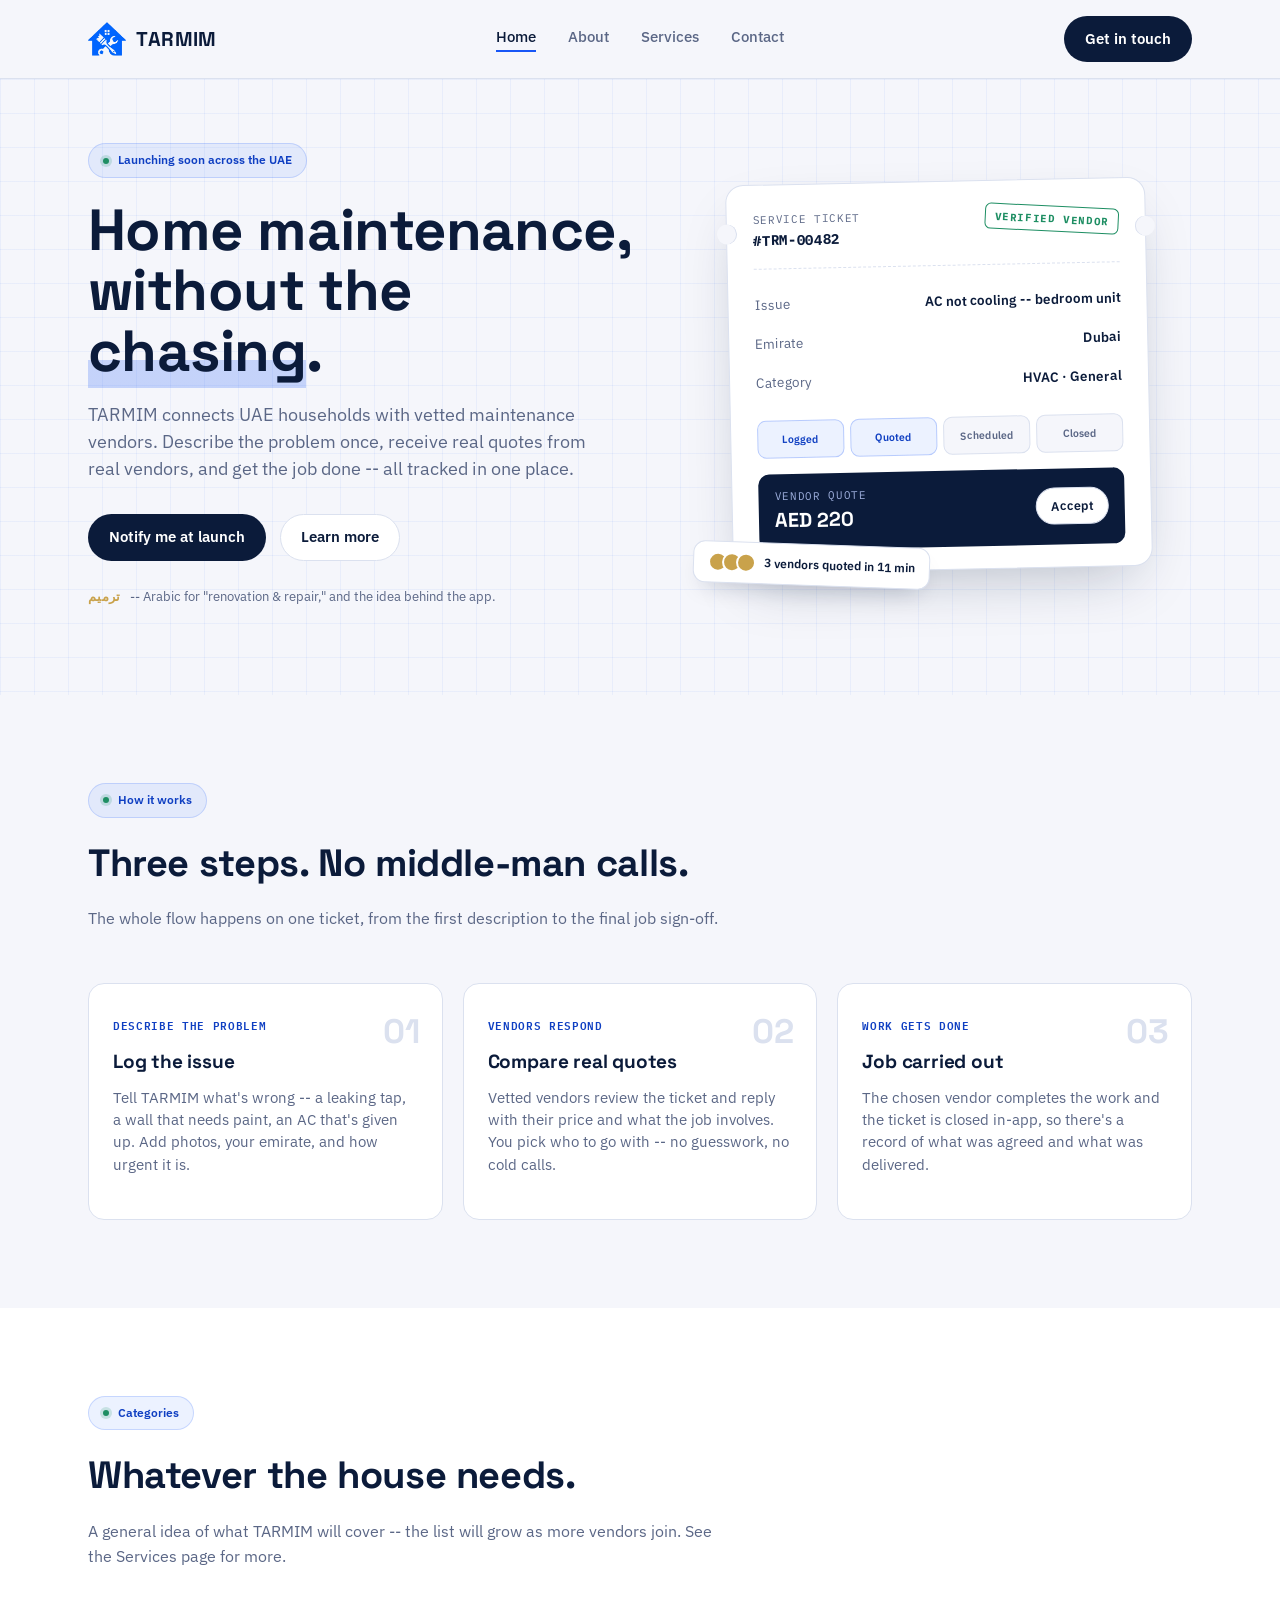
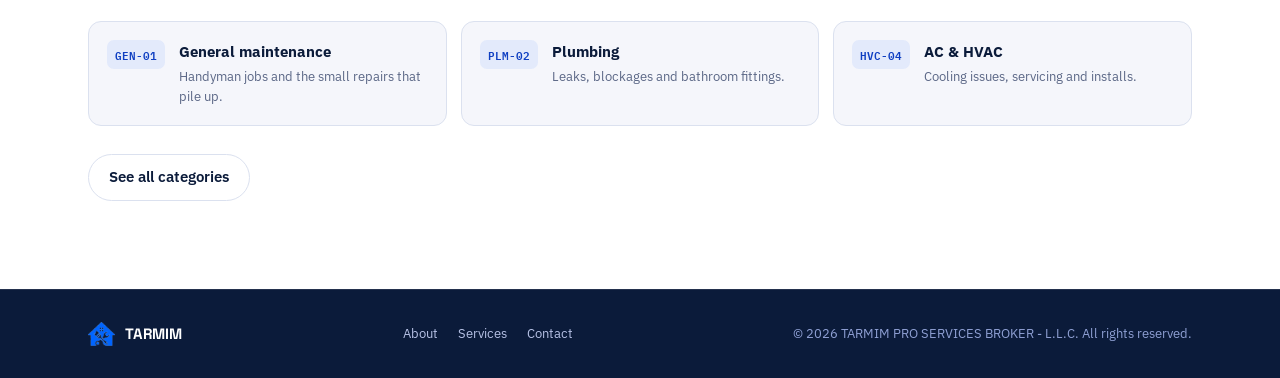
<file: index.html>
<!DOCTYPE html>
<html lang="en">
<head>
<meta charset="UTF-8">
<meta name="viewport" content="width=device-width, initial-scale=1.0">
<title>TARMIM -- Home Maintenance, Sorted | UAE</title>
<meta name="description" content="TARMIM PRO SERVICES BROKER - L.L.C. A home maintenance marketplace launching soon in the UAE.">
<link rel="icon" href="mark.png">
<link rel="preconnect" href="https://fonts.googleapis.com"><link rel="preconnect" href="https://fonts.gstatic.com" crossorigin><link href="https://fonts.googleapis.com/css2?family=Space+Grotesk:wght@400;500;600;700&family=IBM+Plex+Sans:ital,wght@0,400;0,500;0,600;0,700;1,400&family=IBM+Plex+Mono:wght@400;500;600&display=swap" rel="stylesheet">
<link rel="stylesheet" href="styles.css">
</head>
<body>
<header class="site">
  <div class="nav">
    <a href="index.html" class="brand">
      <img src="mark.png" alt="TARMIM mark">
      <span>TARMIM</span>
    </a>
    <nav class="links"><a href="index.html" class="active">Home</a><a href="about.html">About</a><a href="services.html">Services</a><a href="contact.html">Contact</a></nav>
    <a href="contact.html" class="btn btn-primary nav-cta">Get in touch</a>
  </div>
</header>
<main>

<section class="hero blueprint">
  <div class="wrap hero-grid">
    <div>
      <span class="eyebrow"><span class="dot"></span>Launching soon across the UAE</span>
      <h1>Home maintenance,<br>without the <em>chasing</em>.</h1>
      <p class="lead">TARMIM connects UAE households with vetted maintenance vendors. Describe the problem once, receive real quotes from real vendors, and get the job done -- all tracked in one place.</p>
      <div class="hero-actions">
        <a href="contact.html" class="btn btn-primary">Notify me at launch</a>
        <a href="about.html" class="btn btn-ghost">Learn more</a>
      </div>
      <div class="hero-note">
        <span class="arabic-tag">ترميم</span>
        <span>-- Arabic for "renovation &amp; repair," and the idea behind the app.</span>
      </div>
    </div>

    <div class="ticket-wrap">
      <div class="ticket">
        <div class="ticket-head">
          <div class="id mono">Service ticket<b>#TRM-00482</b></div>
          <div class="stamp mono">Verified vendor</div>
        </div>
        <div class="ticket-row"><span class="k">Issue</span><span class="v">AC not cooling -- bedroom unit</span></div>
        <div class="ticket-row"><span class="k">Emirate</span><span class="v">Dubai</span></div>
        <div class="ticket-row"><span class="k">Category</span><span class="v">HVAC &middot; General</span></div>
        <div class="ticket-stages">
          <div class="stage done">Logged</div>
          <div class="stage done">Quoted</div>
          <div class="stage">Scheduled</div>
          <div class="stage">Closed</div>
        </div>
        <div class="ticket-quote">
          <div>
            <div class="lbl mono">Vendor quote</div>
            <div class="amt">AED 220</div>
          </div>
          <div class="btn btn-ghost" style="background:#fff; padding:8px 14px; font-size:12.5px;">Accept</div>
        </div>
      </div>
      <div class="floating-badge">
        <span class="avatars"><span></span><span></span><span></span></span>
        3 vendors quoted in 11 min
      </div>
    </div>
  </div>
</section>

<section id="how">
  <div class="wrap">
    <div class="section-head">
      <span class="eyebrow"><span class="dot"></span>How it works</span>
      <h2>Three steps. No middle-man calls.</h2>
      <p>The whole flow happens on one ticket, from the first description to the final job sign-off.</p>
    </div>
    <div class="steps">
      <div class="step">
        <span class="n">01</span>
        <span class="tag mono">Describe the problem</span>
        <h3>Log the issue</h3>
        <p>Tell TARMIM what's wrong -- a leaking tap, a wall that needs paint, an AC that's given up. Add photos, your emirate, and how urgent it is.</p>
      </div>
      <div class="step">
        <span class="n">02</span>
        <span class="tag mono">Vendors respond</span>
        <h3>Compare real quotes</h3>
        <p>Vetted vendors review the ticket and reply with their price and what the job involves. You pick who to go with -- no guesswork, no cold calls.</p>
      </div>
      <div class="step">
        <span class="n">03</span>
        <span class="tag mono">Work gets done</span>
        <h3>Job carried out</h3>
        <p>The chosen vendor completes the work and the ticket is closed in-app, so there's a record of what was agreed and what was delivered.</p>
      </div>
    </div>
  </div>
</section>

<section class="services">
  <div class="wrap">
    <div class="section-head">
      <span class="eyebrow"><span class="dot"></span>Categories</span>
      <h2>Whatever the house needs.</h2>
      <p>A general idea of what TARMIM will cover -- the list will grow as more vendors join. See the Services page for more.</p>
    </div>
    <div class="svc-grid">
      <div class="svc"><span class="code">GEN-01</span><div><h4>General maintenance</h4><p>Handyman jobs and the small repairs that pile up.</p></div></div>
      <div class="svc"><span class="code">PLM-02</span><div><h4>Plumbing</h4><p>Leaks, blockages and bathroom fittings.</p></div></div>
      <div class="svc"><span class="code">HVC-04</span><div><h4>AC &amp; HVAC</h4><p>Cooling issues, servicing and installs.</p></div></div>
    </div>
    <div style="margin-top:28px;"><a href="services.html" class="btn btn-ghost">See all categories</a></div>
  </div>
</section>

</main>
<footer>
  <div class="wrap">
    <div class="flogo">
      <img src="mark.png" alt="TARMIM mark">
      <span>TARMIM</span>
    </div>
    <div class="fnav">
      <a href="about.html">About</a>
      <a href="services.html">Services</a>
      
      <a href="contact.html">Contact</a>
    </div>
    <div class="fine">&copy; 2026 TARMIM PRO SERVICES BROKER - L.L.C. All rights reserved.</div>
  </div>
</footer>
</body>
</html>
</file>
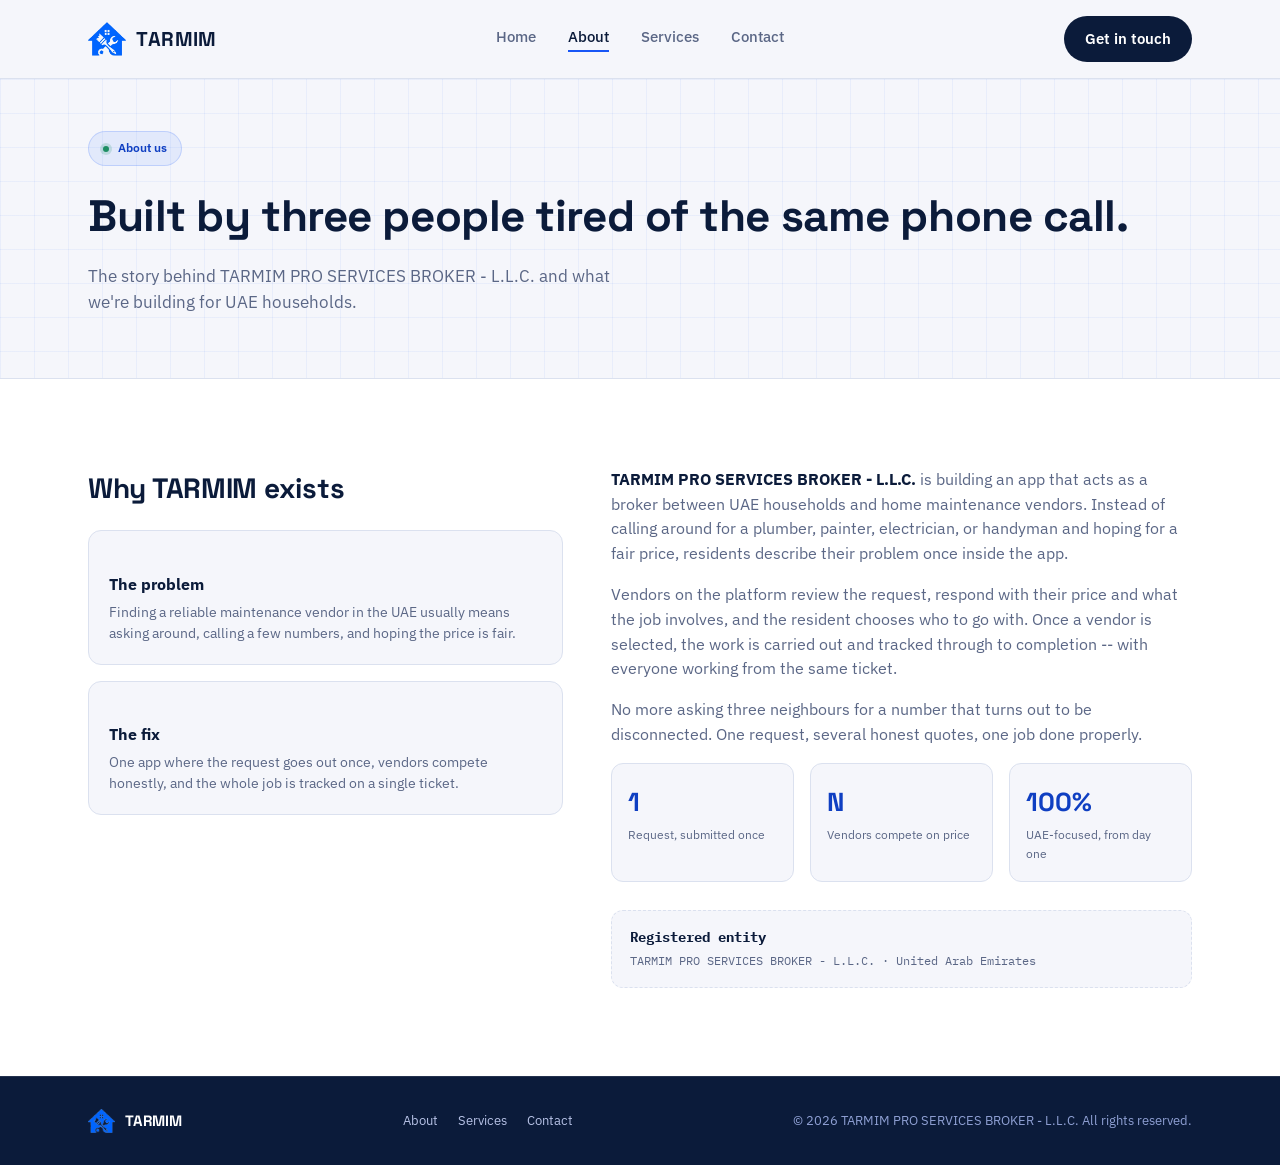
<file: about.html>
<!DOCTYPE html>
<html lang="en">
<head>
<meta charset="UTF-8">
<meta name="viewport" content="width=device-width, initial-scale=1.0">
<title>About -- TARMIM</title>
<meta name="description" content="About TARMIM PRO SERVICES BROKER - L.L.C., the UAE home maintenance marketplace.">
<link rel="icon" href="mark.png">
<link rel="preconnect" href="https://fonts.googleapis.com"><link rel="preconnect" href="https://fonts.gstatic.com" crossorigin><link href="https://fonts.googleapis.com/css2?family=Space+Grotesk:wght@400;500;600;700&family=IBM+Plex+Sans:ital,wght@0,400;0,500;0,600;0,700;1,400&family=IBM+Plex+Mono:wght@400;500;600&display=swap" rel="stylesheet">
<link rel="stylesheet" href="styles.css">
</head>
<body>
<header class="site">
  <div class="nav">
    <a href="index.html" class="brand">
      <img src="mark.png" alt="TARMIM mark">
      <span>TARMIM</span>
    </a>
    <nav class="links"><a href="index.html">Home</a><a href="about.html" class="active">About</a><a href="services.html">Services</a><a href="contact.html">Contact</a></nav>
    <a href="contact.html" class="btn btn-primary nav-cta">Get in touch</a>
  </div>
</header>
<main>

<section class="page-header blueprint">
  <div class="wrap">
    <span class="eyebrow"><span class="dot"></span>About us</span>
    <h1>Built by three people tired of the same phone call.</h1>
    <p class="lead">The story behind TARMIM PRO SERVICES BROKER - L.L.C. and what we're building for UAE households.</p>
  </div>
</section>

<section class="about">
  <div class="wrap about-grid">
    <div>
      <h2 style="font-size:clamp(22px,2.6vw,28px); font-weight:700;">Why TARMIM exists</h2>
      <div class="values-grid" style="grid-template-columns:1fr; margin-top:20px;">
        <div class="value">
          <h4>The problem</h4>
          <p>Finding a reliable maintenance vendor in the UAE usually means asking around, calling a few numbers, and hoping the price is fair.</p>
        </div>
        <div class="value">
          <h4>The fix</h4>
          <p>One app where the request goes out once, vendors compete honestly, and the whole job is tracked on a single ticket.</p>
        </div>
      </div>
    </div>
    <div class="about-copy">
      <p><strong>TARMIM PRO SERVICES BROKER - L.L.C.</strong> is building an app that acts as a broker between UAE households and home maintenance vendors. Instead of calling around for a plumber, painter, electrician, or handyman and hoping for a fair price, residents describe their problem once inside the app.</p>
      <p>Vendors on the platform review the request, respond with their price and what the job involves, and the resident chooses who to go with. Once a vendor is selected, the work is carried out and tracked through to completion -- with everyone working from the same ticket.</p>
      <p>No more asking three neighbours for a number that turns out to be disconnected. One request, several honest quotes, one job done properly.</p>
      <div class="stat-row">
        <div class="stat"><div class="num">1</div><div class="lbl">Request, submitted once</div></div>
        <div class="stat"><div class="num">N</div><div class="lbl">Vendors compete on price</div></div>
        <div class="stat"><div class="num">100%</div><div class="lbl">UAE-focused, from day one</div></div>
      </div>
      <div class="legal-plate">
        <b>Registered entity</b>
        TARMIM PRO SERVICES BROKER - L.L.C. &middot; United Arab Emirates
      </div>
    </div>
  </div>
</section>

</main>
<footer>
  <div class="wrap">
    <div class="flogo">
      <img src="mark.png" alt="TARMIM mark">
      <span>TARMIM</span>
    </div>
    <div class="fnav">
      <a href="about.html">About</a>
      <a href="services.html">Services</a>
      
      <a href="contact.html">Contact</a>
    </div>
    <div class="fine">&copy; 2026 TARMIM PRO SERVICES BROKER - L.L.C. All rights reserved.</div>
  </div>
</footer>
</body>
</html>
</file>
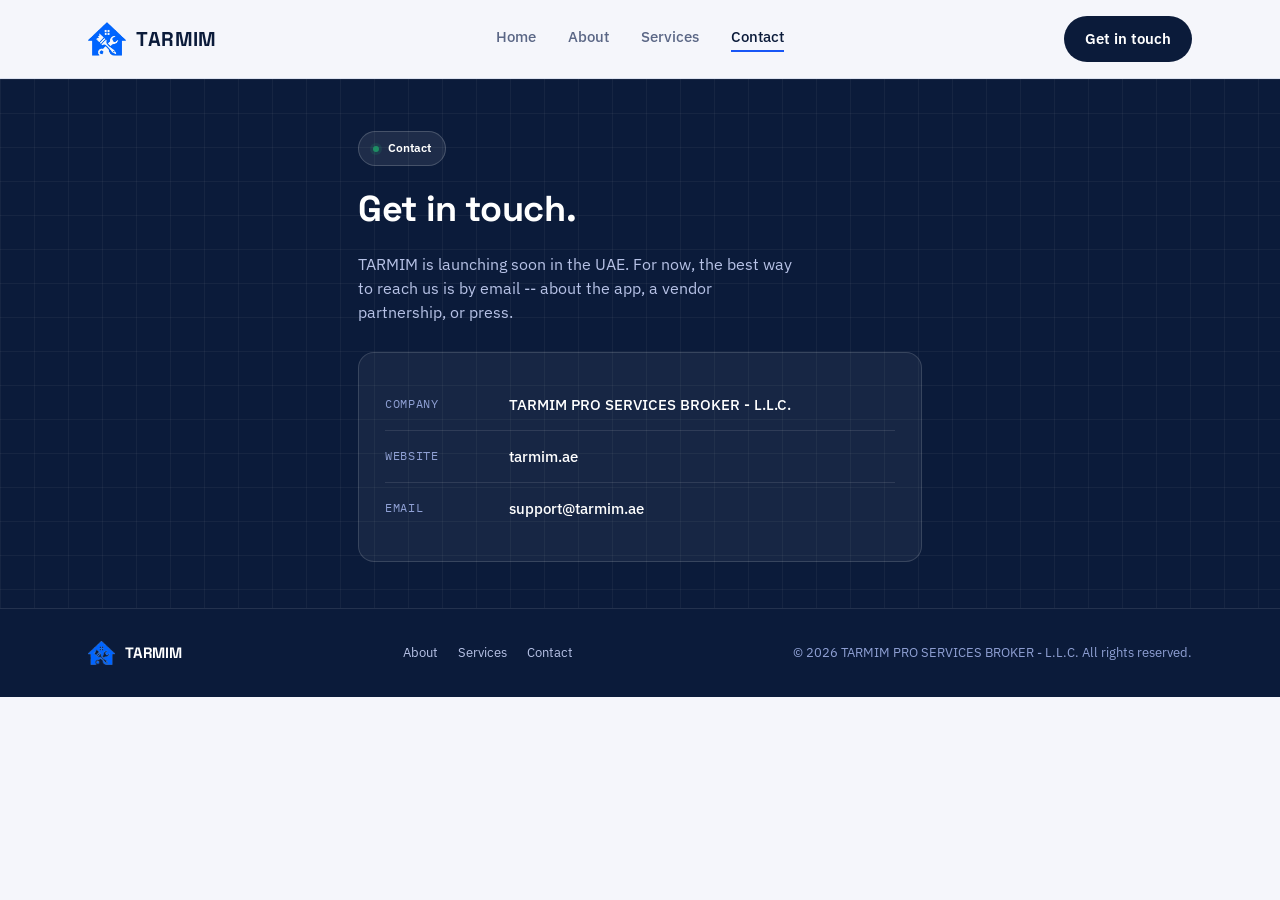
<file: contact.html>
<!DOCTYPE html>
<html lang="en">
<head>
<meta charset="UTF-8">
<meta name="viewport" content="width=device-width, initial-scale=1.0">
<title>Contact -- TARMIM</title>
<meta name="description" content="Get in touch with TARMIM PRO SERVICES BROKER - L.L.C.">
<link rel="icon" href="mark.png">
<link rel="preconnect" href="https://fonts.googleapis.com"><link rel="preconnect" href="https://fonts.gstatic.com" crossorigin><link href="https://fonts.googleapis.com/css2?family=Space+Grotesk:wght@400;500;600;700&family=IBM+Plex+Sans:ital,wght@0,400;0,500;0,600;0,700;1,400&family=IBM+Plex+Mono:wght@400;500;600&display=swap" rel="stylesheet">
<link rel="stylesheet" href="styles.css">
</head>
<body>
<header class="site">
  <div class="nav">
    <a href="index.html" class="brand">
      <img src="mark.png" alt="TARMIM mark">
      <span>TARMIM</span>
    </a>
    <nav class="links"><a href="index.html">Home</a><a href="about.html">About</a><a href="services.html">Services</a><a href="contact.html" class="active">Contact</a></nav>
    <a href="contact.html" class="btn btn-primary nav-cta">Get in touch</a>
  </div>
</header>
<main>

<section class="contact page-header">
  <div class="wrap" style="max-width:620px;">
    <span class="eyebrow"><span class="dot"></span>Contact</span>
    <h1>Get in touch.</h1>
    <p class="lead">TARMIM is launching soon in the UAE. For now, the best way to reach us is by email -- about the app, a vendor partnership, or press.</p>
    <div class="contact-card" style="margin-top:28px;">
      <div class="c-row">
        <div class="k">Company</div>
        <div class="v">TARMIM PRO SERVICES BROKER - L.L.C.</div>
      </div>
      <div class="c-row">
        <div class="k">Website</div>
        <div class="v">tarmim.ae</div>
      </div>
      <div class="c-row">
        <div class="k">Email</div>
        <div class="v"><a href="mailto:support@tarmim.ae">support@tarmim.ae</a></div>
      </div>
    </div>
  </div>
</section>

</main>
<footer>
  <div class="wrap">
    <div class="flogo">
      <img src="mark.png" alt="TARMIM mark">
      <span>TARMIM</span>
    </div>
    <div class="fnav">
      <a href="about.html">About</a>
      <a href="services.html">Services</a>
      
      <a href="contact.html">Contact</a>
    </div>
    <div class="fine">&copy; 2026 TARMIM PRO SERVICES BROKER - L.L.C. All rights reserved.</div>
  </div>
</footer>
</body>
</html>
</file>
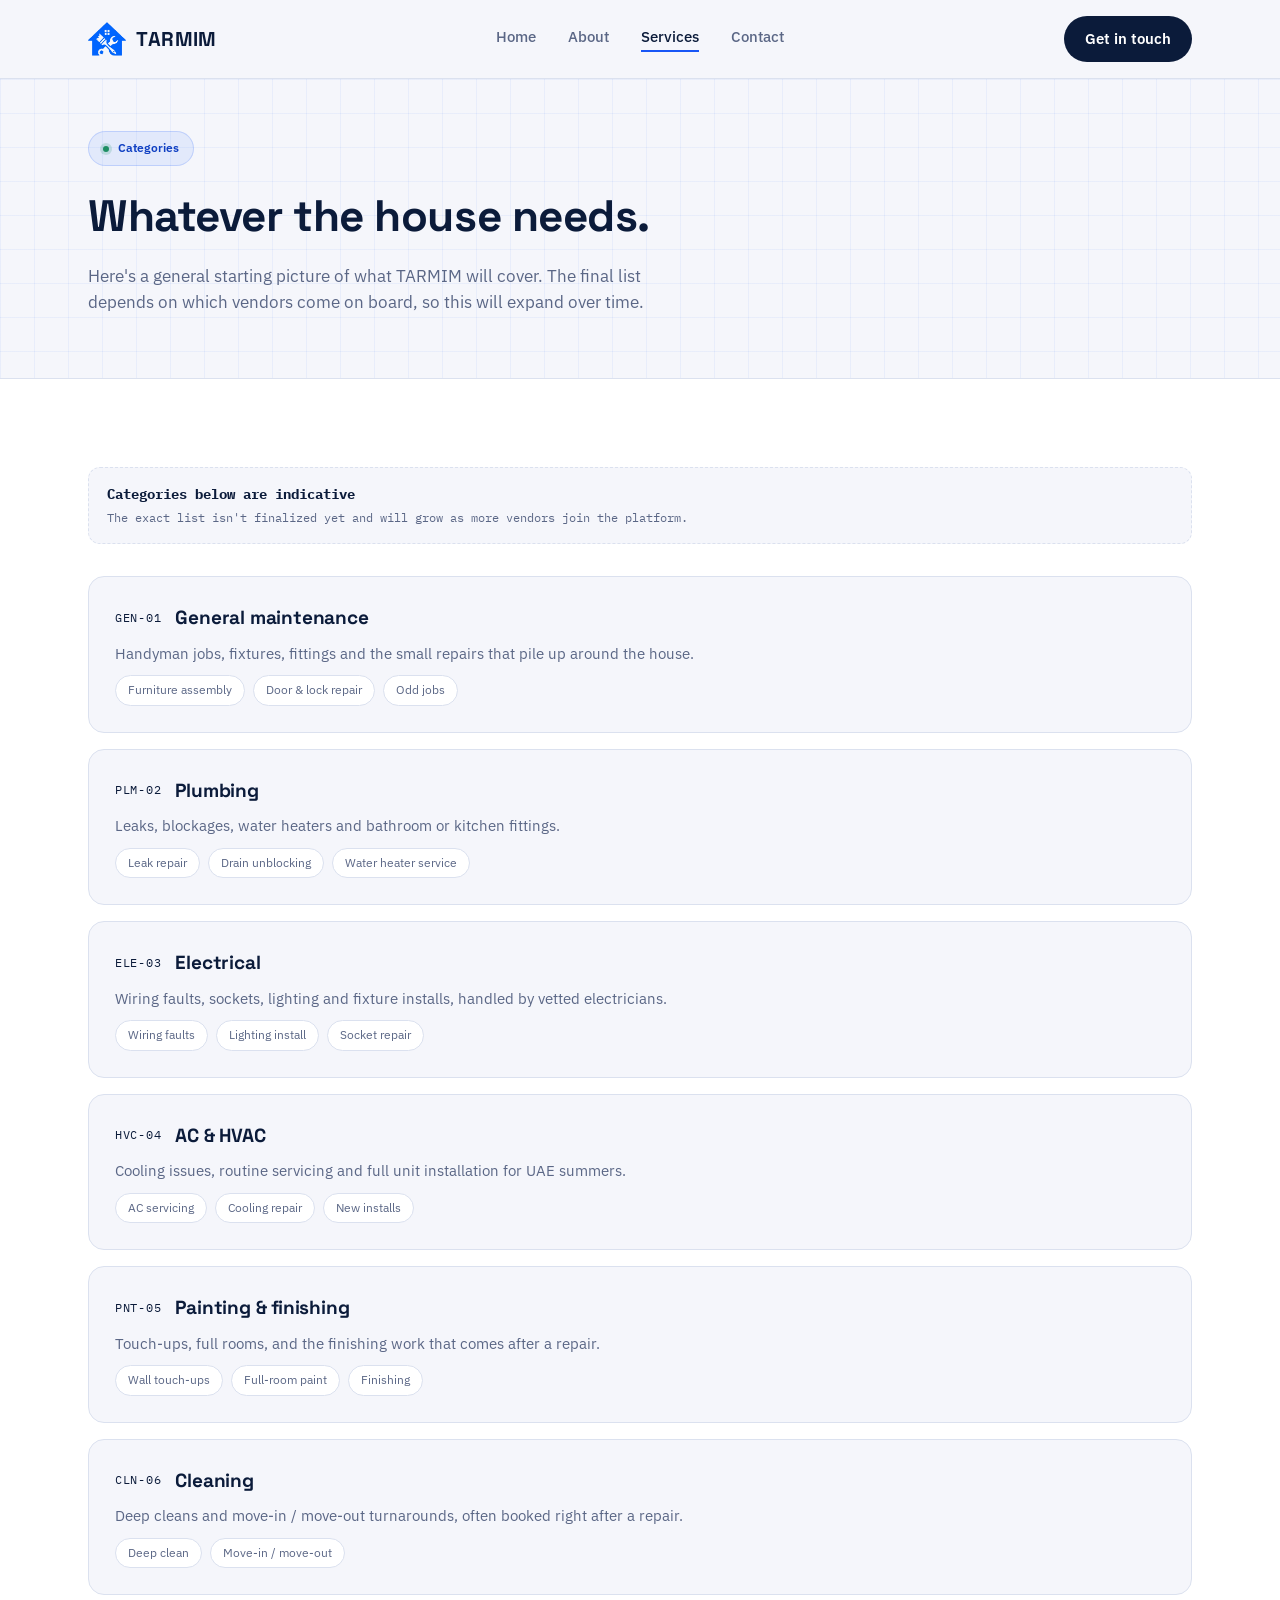
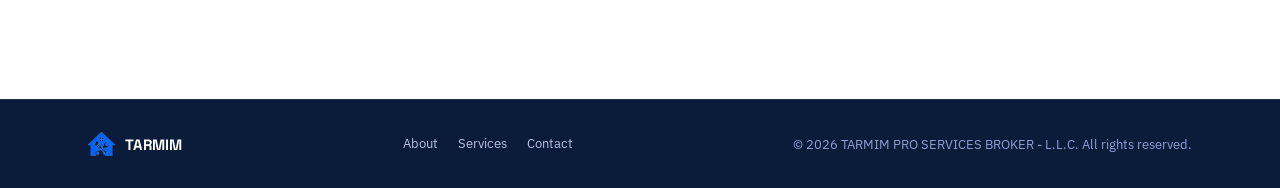
<file: services.html>
<!DOCTYPE html>
<html lang="en">
<head>
<meta charset="UTF-8">
<meta name="viewport" content="width=device-width, initial-scale=1.0">
<title>Services -- TARMIM</title>
<meta name="description" content="The home maintenance categories TARMIM covers across the UAE.">
<link rel="icon" href="mark.png">
<link rel="preconnect" href="https://fonts.googleapis.com"><link rel="preconnect" href="https://fonts.gstatic.com" crossorigin><link href="https://fonts.googleapis.com/css2?family=Space+Grotesk:wght@400;500;600;700&family=IBM+Plex+Sans:ital,wght@0,400;0,500;0,600;0,700;1,400&family=IBM+Plex+Mono:wght@400;500;600&display=swap" rel="stylesheet">
<link rel="stylesheet" href="styles.css">
</head>
<body>
<header class="site">
  <div class="nav">
    <a href="index.html" class="brand">
      <img src="mark.png" alt="TARMIM mark">
      <span>TARMIM</span>
    </a>
    <nav class="links"><a href="index.html">Home</a><a href="about.html">About</a><a href="services.html" class="active">Services</a><a href="contact.html">Contact</a></nav>
    <a href="contact.html" class="btn btn-primary nav-cta">Get in touch</a>
  </div>
</header>
<main>

<section class="page-header blueprint">
  <div class="wrap">
    <span class="eyebrow"><span class="dot"></span>Categories</span>
    <h1>Whatever the house needs.</h1>
    <p class="lead">Here's a general starting picture of what TARMIM will cover. The final list depends on which vendors come on board, so this will expand over time.</p>
  </div>
</section>

<section class="services">
  <div class="wrap">
    <div class="legal-plate" style="margin-top:0; margin-bottom:32px;">
      <b>Categories below are indicative</b>
      The exact list isn't finalized yet and will grow as more vendors join the platform.
    </div>
    <div class="svc-detail">
      <div class="svc-detail-head"><span class="code mono">GEN-01</span><h3>General maintenance</h3></div>
      <p>Handyman jobs, fixtures, fittings and the small repairs that pile up around the house.</p>
      <div class="svc-tags"><span>Furniture assembly</span><span>Door &amp; lock repair</span><span>Odd jobs</span></div>
    </div>
    <div class="svc-detail">
      <div class="svc-detail-head"><span class="code mono">PLM-02</span><h3>Plumbing</h3></div>
      <p>Leaks, blockages, water heaters and bathroom or kitchen fittings.</p>
      <div class="svc-tags"><span>Leak repair</span><span>Drain unblocking</span><span>Water heater service</span></div>
    </div>
    <div class="svc-detail">
      <div class="svc-detail-head"><span class="code mono">ELE-03</span><h3>Electrical</h3></div>
      <p>Wiring faults, sockets, lighting and fixture installs, handled by vetted electricians.</p>
      <div class="svc-tags"><span>Wiring faults</span><span>Lighting install</span><span>Socket repair</span></div>
    </div>
    <div class="svc-detail">
      <div class="svc-detail-head"><span class="code mono">HVC-04</span><h3>AC &amp; HVAC</h3></div>
      <p>Cooling issues, routine servicing and full unit installation for UAE summers.</p>
      <div class="svc-tags"><span>AC servicing</span><span>Cooling repair</span><span>New installs</span></div>
    </div>
    <div class="svc-detail">
      <div class="svc-detail-head"><span class="code mono">PNT-05</span><h3>Painting &amp; finishing</h3></div>
      <p>Touch-ups, full rooms, and the finishing work that comes after a repair.</p>
      <div class="svc-tags"><span>Wall touch-ups</span><span>Full-room paint</span><span>Finishing</span></div>
    </div>
    <div class="svc-detail">
      <div class="svc-detail-head"><span class="code mono">CLN-06</span><h3>Cleaning</h3></div>
      <p>Deep cleans and move-in / move-out turnarounds, often booked right after a repair.</p>
      <div class="svc-tags"><span>Deep clean</span><span>Move-in / move-out</span></div>
    </div>
  </div>
</section>

</main>
<footer>
  <div class="wrap">
    <div class="flogo">
      <img src="mark.png" alt="TARMIM mark">
      <span>TARMIM</span>
    </div>
    <div class="fnav">
      <a href="about.html">About</a>
      <a href="services.html">Services</a>
      
      <a href="contact.html">Contact</a>
    </div>
    <div class="fine">&copy; 2026 TARMIM PRO SERVICES BROKER - L.L.C. All rights reserved.</div>
  </div>
</footer>
</body>
</html>
</file>
<file: styles.css>
:root{
  --ink:#0B1B3A;
  --brand:#1856F6;
  --brand-deep:#0F3FC2;
  --paper:#F5F6FB;
  --paper-raised:#FFFFFF;
  --sand:#C9A24B;
  --line:#DBE1EF;
  --muted:#5B6786;
  --success:#1E8E63;
  --radius:14px;
}
*{box-sizing:border-box;}
html{scroll-behavior:smooth;}
body{
  margin:0;
  background:var(--paper);
  color:var(--ink);
  font-family:'IBM Plex Sans', sans-serif;
  -webkit-font-smoothing:antialiased;
  line-height:1.55;
}
h1,h2,h3,.display{
  font-family:'Space Grotesk', sans-serif;
  letter-spacing:-0.01em;
  margin:0;
}
.mono{
  font-family:'IBM Plex Mono', monospace;
  letter-spacing:0.06em;
  text-transform:uppercase;
}
a{color:inherit;text-decoration:none;}
img{max-width:100%;display:block;}
.wrap{max-width:1160px;margin:0 auto;padding:0 28px;}

.blueprint{
  background-image:
    linear-gradient(rgba(24,86,246,0.06) 1px, transparent 1px),
    linear-gradient(90deg, rgba(24,86,246,0.06) 1px, transparent 1px);
  background-size: 34px 34px;
}

/* ---------- Nav ---------- */
header.site{
  position:sticky; top:0; z-index:50;
  background:rgba(245,246,251,0.86);
  backdrop-filter:blur(10px);
  border-bottom:1px solid var(--line);
}
.nav{
  display:flex; align-items:center; justify-content:space-between;
  padding:16px 28px;
  max-width:1160px; margin:0 auto;
}
.brand{display:flex; align-items:center; gap:10px;}
.brand img{height:34px; width:auto;}
.brand span{
  font-family:'Space Grotesk', sans-serif;
  font-weight:700; font-size:20px; letter-spacing:0.02em;
  color:var(--ink);
}
nav.links{display:flex; gap:32px; align-items:center;}
nav.links a{
  font-size:14.5px; font-weight:500; color:var(--muted);
  transition:color .15s ease;
  padding-bottom:2px;
  border-bottom:2px solid transparent;
}
nav.links a:hover{color:var(--brand);}
nav.links a.active{color:var(--ink); border-bottom-color:var(--brand);}
.btn{
  display:inline-flex; align-items:center; gap:8px;
  padding:11px 20px; border-radius:999px;
  font-weight:600; font-size:14.5px;
  border:1px solid transparent;
  cursor:pointer;
  transition:transform .15s ease, box-shadow .15s ease, background .15s ease;
}
.btn-primary{background:var(--ink); color:#fff;}
.btn-primary:hover{background:var(--brand-deep); transform:translateY(-1px); box-shadow:0 8px 20px rgba(24,86,246,0.25);}
.btn-ghost{border-color:var(--line); color:var(--ink); background:#fff;}
.btn-ghost:hover{border-color:var(--brand); color:var(--brand-deep);}
.nav-cta{display:none;}
@media(min-width:860px){.nav-cta{display:inline-flex;}}

@media(max-width:859px){
  nav.links{display:none;}
}

/* ---------- Hero (home) ---------- */
.hero{
  padding:64px 0 88px;
  position:relative;
  overflow:hidden;
}
.hero-grid{
  display:grid; grid-template-columns:1fr; gap:52px; align-items:center;
}
@media(min-width:960px){
  .hero-grid{grid-template-columns:1.05fr 0.95fr; gap:40px;}
}
.eyebrow{
  display:inline-flex; align-items:center; gap:9px;
  font-size:12px; font-weight:600; color:var(--brand-deep);
  background:rgba(24,86,246,0.08);
  border:1px solid rgba(24,86,246,0.18);
  padding:7px 14px; border-radius:999px;
  margin-bottom:22px;
}
.eyebrow .dot{width:6px;height:6px;border-radius:50%;background:var(--success); box-shadow:0 0 0 3px rgba(30,142,99,0.18);}
.hero h1{
  font-size:clamp(34px, 5.2vw, 58px);
  font-weight:700;
  line-height:1.04;
  color:var(--ink);
}
.hero h1 em{
  font-style:normal;
  background:linear-gradient(180deg, transparent 62%, rgba(24,86,246,0.22) 62%);
}
.hero p.lead{
  font-size:17.5px; color:var(--muted); max-width:520px;
  margin-top:20px;
}
.hero-actions{display:flex; flex-wrap:wrap; gap:14px; margin-top:32px;}
.hero-note{
  margin-top:26px; display:flex; align-items:center; gap:10px;
  font-size:13px; color:var(--muted);
}
.arabic-tag{
  font-size:13px; color:var(--sand); font-weight:600; letter-spacing:0.02em;
  direction:rtl; unicode-bidi:isolate;
}

/* ---- Ticket card (signature element) ---- */
.ticket-wrap{position:relative; display:flex; justify-content:center;}
.ticket{
  width:100%; max-width:420px;
  background:var(--paper-raised);
  border:1px solid var(--line);
  border-radius:18px;
  box-shadow:0 24px 60px -20px rgba(11,27,58,0.28);
  padding:26px 26px 22px;
  position:relative;
  transform:rotate(-1.2deg);
}
.ticket::before{
  content:"";
  position:absolute; left:-10px; top:38px; width:20px; height:20px;
  background:var(--paper); border-radius:50%;
  box-shadow:inset -1px 0 0 var(--line);
}
.ticket::after{
  content:"";
  position:absolute; right:-10px; top:38px; width:20px; height:20px;
  background:var(--paper); border-radius:50%;
  box-shadow:inset 1px 0 0 var(--line);
}
.ticket-head{
  display:flex; justify-content:space-between; align-items:flex-start;
  border-bottom:1.5px dashed var(--line);
  padding-bottom:16px; margin-bottom:16px;
}
.ticket-head .id{font-size:11px; color:var(--muted);}
.ticket-head .id b{display:block; color:var(--ink); font-size:14px; margin-top:2px;}
.stamp{
  font-size:10.5px; font-weight:700; color:var(--success);
  border:1.5px solid var(--success); border-radius:6px;
  padding:4px 9px; transform:rotate(4deg);
}
.ticket-row{display:flex; justify-content:space-between; gap:12px; padding:9px 0; font-size:13.5px;}
.ticket-row .k{color:var(--muted);}
.ticket-row .v{font-weight:600; text-align:right;}
.ticket-stages{display:flex; gap:6px; margin-top:18px;}
.stage{
  flex:1; text-align:center; padding:10px 4px; border-radius:9px;
  background:var(--paper); font-size:10.5px; font-weight:600; color:var(--muted);
  border:1px solid var(--line);
}
.stage.done{background:rgba(24,86,246,0.08); color:var(--brand-deep); border-color:rgba(24,86,246,0.25);}
.ticket-quote{
  margin-top:16px; background:var(--ink); color:#fff; border-radius:11px;
  padding:14px 16px; display:flex; justify-content:space-between; align-items:center;
}
.ticket-quote .lbl{font-size:11px; color:#9FB0DE;}
.ticket-quote .amt{font-family:'Space Grotesk',sans-serif; font-size:20px; font-weight:700;}
.floating-badge{
  position:absolute; bottom:-16px; left:6px;
  background:#fff; border:1px solid var(--line); border-radius:12px;
  padding:10px 14px; box-shadow:0 12px 24px -12px rgba(11,27,58,0.25);
  font-size:12px; font-weight:600; display:flex; align-items:center; gap:8px;
  transform:rotate(2deg);
}
.floating-badge .avatars{display:flex;}
.floating-badge .avatars span{
  width:20px;height:20px;border-radius:50%;background:var(--sand);
  border:2px solid #fff; margin-left:-6px; display:inline-block;
}
.floating-badge .avatars span:first-child{margin-left:0;}

/* ---------- Interior page header (banner) ---------- */
.page-header{
  padding:52px 0 46px;
  position:relative;
  border-bottom:1px solid var(--line);
}
.page-header .eyebrow{margin-bottom:16px;}
.page-header h1{
  font-size:clamp(30px,4.2vw,44px);
  font-weight:700;
}
.page-header p.lead{
  font-size:16.5px; color:var(--muted); max-width:560px; margin-top:14px;
}
.crumb{
  font-size:12.5px; color:var(--muted); margin-bottom:18px;
  display:flex; align-items:center; gap:6px;
}
.crumb a{color:var(--brand-deep); font-weight:600;}

/* ---------- Sections generic ---------- */
section{padding:88px 0;}
.section-head{max-width:640px; margin-bottom:52px;}
.section-head .eyebrow{margin-bottom:16px;}
.section-head h2{font-size:clamp(26px,3.4vw,38px); font-weight:700;}
.section-head p{color:var(--muted); font-size:16px; margin-top:14px;}

/* ---------- About ---------- */
.about{background:var(--paper-raised);}
.about-grid{display:grid; grid-template-columns:1fr; gap:48px;}
@media(min-width:900px){.about-grid{grid-template-columns:0.9fr 1.1fr;}}
.about-copy p{color:var(--muted); font-size:16px; margin:0 0 16px;}
.about-copy strong{color:var(--ink);}
.stat-row{display:grid; grid-template-columns:repeat(3,1fr); gap:16px; margin-top:8px;}
.stat{
  background:var(--paper); border:1px solid var(--line); border-radius:12px;
  padding:18px 16px;
}
.stat .num{font-family:'Space Grotesk',sans-serif; font-size:26px; font-weight:700; color:var(--brand-deep);}
.stat .lbl{font-size:12px; color:var(--muted); margin-top:4px;}
.legal-plate{
  margin-top:28px; border:1px dashed var(--line); border-radius:12px;
  padding:16px 18px; font-family:'IBM Plex Mono',monospace; font-size:12px; color:var(--muted);
  background:var(--paper);
}
.legal-plate b{color:var(--ink); display:block; font-size:13.5px; margin-bottom:4px; font-family:'IBM Plex Mono',monospace;}

.values-grid{display:grid; grid-template-columns:1fr; gap:16px; margin-top:16px;}
@media(min-width:700px){.values-grid{grid-template-columns:repeat(3,1fr);}}
.value{background:var(--paper); border:1px solid var(--line); border-radius:13px; padding:20px;}
.value h4{font-size:15.5px; font-weight:700; margin-bottom:6px;}
.value p{font-size:13.5px; color:var(--muted); margin:0;}

/* ---------- How it works ---------- */
.steps{display:grid; grid-template-columns:1fr; gap:20px;}
@media(min-width:860px){.steps{grid-template-columns:repeat(3,1fr);}}
.step{
  background:var(--paper-raised); border:1px solid var(--line); border-radius:16px;
  padding:28px 24px; position:relative;
}
.step .tag{font-size:11px; color:var(--brand-deep); font-weight:600;}
.step h3{font-size:19px; margin-top:10px; font-weight:700;}
.step p{color:var(--muted); font-size:14.5px; margin-top:10px;}
.step .n{
  position:absolute; top:22px; right:22px;
  font-family:'Space Grotesk',sans-serif; font-size:34px; font-weight:700;
  color:var(--line);
}

/* ---------- Services ---------- */
.services{background:var(--paper-raised);}
.svc-grid{display:grid; grid-template-columns:1fr; gap:14px;}
@media(min-width:700px){.svc-grid{grid-template-columns:repeat(2,1fr);}}
@media(min-width:1000px){.svc-grid{grid-template-columns:repeat(3,1fr);}}
.svc{
  display:flex; align-items:flex-start; gap:14px;
  border:1px solid var(--line); border-radius:13px; padding:18px 18px;
  background:var(--paper);
  transition:border-color .15s ease, transform .15s ease;
}
.svc:hover{border-color:var(--brand); transform:translateY(-2px);}
.svc .code{
  font-family:'IBM Plex Mono',monospace; font-size:11px; font-weight:600;
  color:var(--brand-deep); background:rgba(24,86,246,0.08);
  border-radius:7px; padding:6px 8px; white-space:nowrap;
}
.svc h4{font-size:15px; font-weight:700; margin:0 0 4px;}
.svc p{font-size:13px; color:var(--muted); margin:0;}

.svc-detail{
  border:1px solid var(--line); border-radius:16px; padding:26px;
  background:var(--paper); margin-bottom:16px;
}
.svc-detail-head{display:flex; align-items:center; gap:14px; margin-bottom:10px;}
.svc-detail-head .code{font-size:12px;}
.svc-detail-head h3{font-size:19px; font-weight:700;}
.svc-detail p{color:var(--muted); font-size:14.5px; margin:0 0 10px;}
.svc-tags{display:flex; flex-wrap:wrap; gap:8px;}
.svc-tags span{
  font-size:12px; background:#fff; border:1px solid var(--line); border-radius:999px;
  padding:5px 12px; color:var(--muted);
}

/* ---------- Founders ---------- */
.founders-grid{display:grid; grid-template-columns:1fr; gap:20px;}
@media(min-width:760px){.founders-grid{grid-template-columns:repeat(3,1fr);}}
.founder{
  background:var(--paper-raised); border:1px solid var(--line); border-radius:16px;
  padding:26px 22px; text-align:left;
}
.founder .avatar{
  width:52px; height:52px; border-radius:12px;
  background:var(--ink); color:#fff;
  display:flex; align-items:center; justify-content:center;
  font-family:'Space Grotesk',sans-serif; font-weight:700; font-size:18px;
  margin-bottom:16px;
}
.founder h3{font-size:17px; font-weight:700;}
.founder .role{font-size:12.5px; color:var(--brand-deep); font-weight:600; margin-top:4px;}
.founder p.bio{font-size:13.5px; color:var(--muted); margin-top:12px;}

.founder-story{
  background:var(--paper-raised); border:1px solid var(--line); border-radius:16px;
  padding:32px; margin-top:32px;
}
.founder-story h3{font-size:20px; font-weight:700; margin-bottom:12px;}
.founder-story p{color:var(--muted); font-size:15.5px; margin:0 0 12px;}

/* ---------- Contact ---------- */
.contact{background:var(--ink); color:#fff; position:relative; overflow:hidden;}
.contact::before{
  content:""; position:absolute; inset:0;
  background-image:
    linear-gradient(rgba(255,255,255,0.045) 1px, transparent 1px),
    linear-gradient(90deg, rgba(255,255,255,0.045) 1px, transparent 1px);
  background-size:34px 34px;
}
.contact .wrap{position:relative;}
.contact-grid{display:grid; grid-template-columns:1fr; gap:40px;}
@media(min-width:900px){.contact-grid{grid-template-columns:1fr 1fr;}}
.contact h1, .contact h2{font-size:clamp(26px,3.2vw,36px); font-weight:700;}
.contact p.lead{color:#B7C2E6; margin-top:14px; font-size:15.5px; max-width:440px;}
.contact-card{
  background:rgba(255,255,255,0.05);
  border:1px solid rgba(255,255,255,0.14);
  border-radius:16px; padding:26px;
}
.c-row{display:flex; gap:14px; padding:14px 0; border-bottom:1px solid rgba(255,255,255,0.1);}
.c-row:last-child{border-bottom:none;}
.c-row .k{width:110px; flex-shrink:0; font-size:11.5px; color:#8FA0D4; text-transform:uppercase; letter-spacing:0.06em; font-family:'IBM Plex Mono',monospace; padding-top:2px;}
.c-row .v{font-size:15px; font-weight:500;}
.c-row .v small{display:block; color:#8FA0D4; font-weight:400; font-size:12.5px; margin-top:3px;}

.contact.page-header{padding:52px 0 46px; border-bottom:none;}
.contact .eyebrow{background:rgba(255,255,255,0.08); border-color:rgba(255,255,255,0.18); color:#fff;}

/* form */
.form-card{
  background:rgba(255,255,255,0.05);
  border:1px solid rgba(255,255,255,0.14);
  border-radius:16px; padding:26px;
}
.form-row{margin-bottom:16px;}
.form-row label{display:block; font-size:12px; color:#B7C2E6; margin-bottom:7px; font-family:'IBM Plex Mono',monospace; text-transform:uppercase; letter-spacing:0.05em;}
.form-row input, .form-row select, .form-row textarea{
  width:100%; background:rgba(255,255,255,0.06); border:1px solid rgba(255,255,255,0.18);
  border-radius:9px; padding:11px 13px; color:#fff; font-family:'IBM Plex Sans',sans-serif; font-size:14px;
}
.form-row input::placeholder, .form-row textarea::placeholder{color:#7C8CBA;}
.form-row textarea{resize:vertical; min-height:90px;}
.form-note{font-size:12px; color:#8FA0D4; margin-top:14px;}

/* ---------- Footer ---------- */
footer{padding:32px 0; background:var(--ink); border-top:1px solid rgba(255,255,255,0.1);}
footer .wrap{display:flex; flex-wrap:wrap; justify-content:space-between; gap:16px; align-items:center;}
footer .flogo{display:flex; align-items:center; gap:10px;}
footer .flogo img{height:24px;}
footer .flogo span{color:#fff; font-family:'Space Grotesk',sans-serif; font-weight:700; font-size:15px;}
footer .fine{color:#8FA0D4; font-size:12.5px;}
footer .fnav{display:flex; gap:20px; flex-wrap:wrap;}
footer .fnav a{color:#B7C2E6; font-size:13px;}
footer .fnav a:hover{color:#fff;}
</file>
